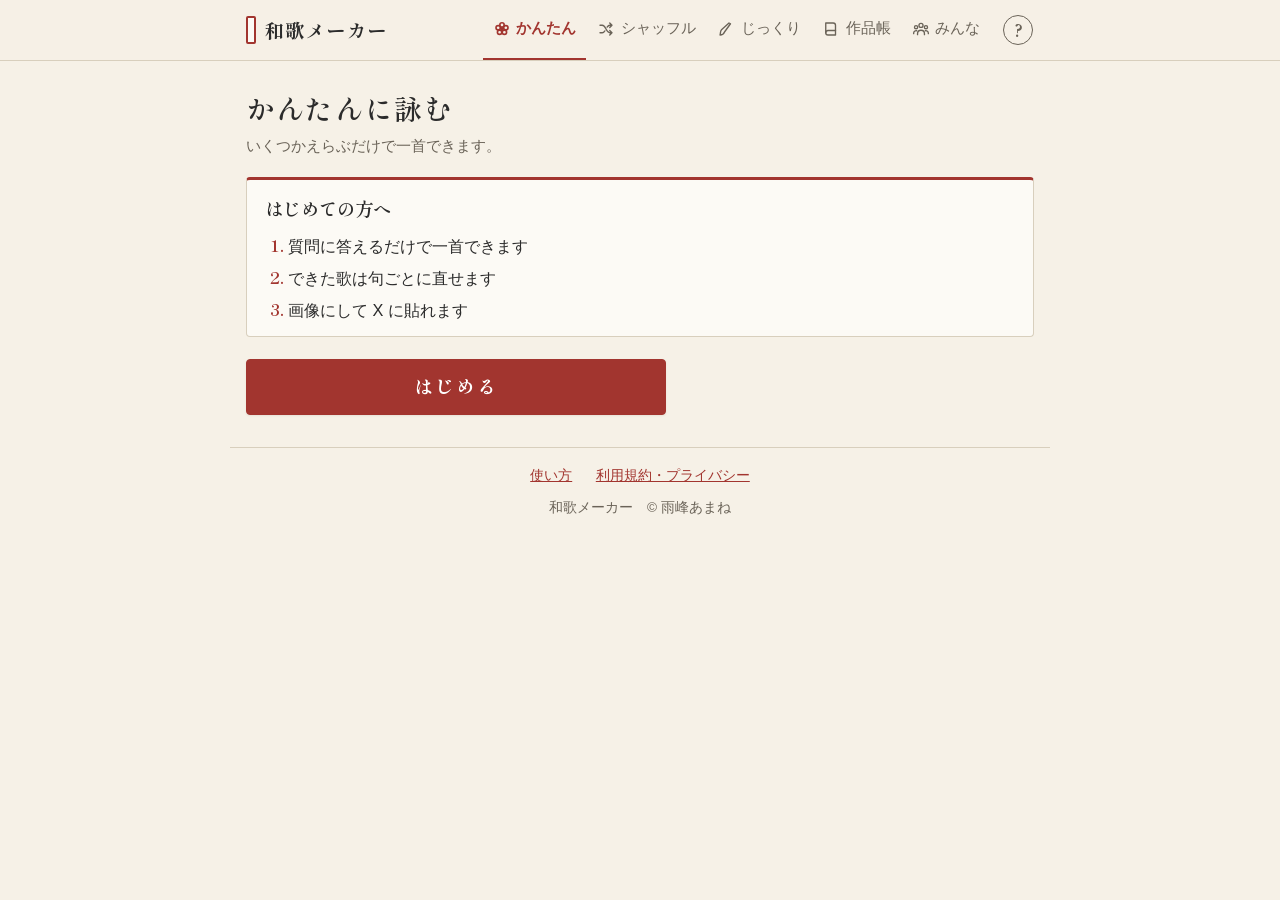
<file: index.html>
<!doctype html>
<html lang="ja">
<head>
<meta charset="utf-8">
<meta name="viewport" content="width=device-width, initial-scale=1, viewport-fit=cover">
<title>和歌メーカー｜えらぶだけで和歌が一首、縦書き画像で共有</title>
<meta name="description" content="質問に答えるだけで和歌（五・七・五・七・七）が一首できる無料サイト。句ごとの言いかえ、音数の自動カウント、短冊・色紙の縦書き画像で X に共有。今日のお題・作品帳つき。">
<meta name="theme-color" content="#f6f1e7">
<link rel="canonical" href="https://amemineamane.github.io/waka-maker/">
<!-- ホーム画面に追加（PWA）。sw.js は js/app.js が http(s) のときだけ登録する -->
<link rel="manifest" href="manifest.webmanifest">
<link rel="apple-touch-icon" href="assets/apple-touch-icon.png">
<meta name="apple-mobile-web-app-title" content="和歌メーカー">
<!-- OGP（SNS は JS を実行しないので data/site.js の値を直書き） -->
<meta property="og:type" content="website">
<meta property="og:site_name" content="和歌メーカー">
<meta property="og:title" content="和歌メーカー — えらぶだけで、和歌が一首">
<meta property="og:description" content="えらぶだけで和歌が一首。音数を数えて、短冊・色紙の縦書き画像にして X で共有できる無料サイト。">
<meta property="og:locale" content="ja_JP">
<meta property="og:url" content="https://amemineamane.github.io/waka-maker/">
<meta property="og:image" content="https://amemineamane.github.io/waka-maker/assets/og.png">
<meta property="og:image:width" content="1200">
<meta property="og:image:height" content="630">
<meta property="og:image:alt" content="和歌メーカー 縦書きの和歌のカード">
<meta name="twitter:image" content="https://amemineamane.github.io/waka-maker/assets/og.png">
<meta name="twitter:card" content="summary_large_image">
<meta name="twitter:site" content="@AmemineAmane">
<meta name="twitter:title" content="和歌メーカー — えらぶだけで、和歌が一首">
<meta name="twitter:description" content="えらぶだけで和歌が一首。音数を数えて、短冊・色紙の縦書き画像にして X で共有できる無料サイト。">
<script type="application/ld+json">
{
  "@context": "https://schema.org",
  "@type": "WebApplication",
  "name": "和歌メーカー",
  "url": "https://amemineamane.github.io/waka-maker/",
  "description": "質問に答えるだけで和歌（五・七・五・七・七）が一首できる無料サイト。句ごとの言いかえ、音数の自動カウント、短冊・色紙の縦書き画像で X に共有。今日のお題・作品帳つき。",
  "inLanguage": "ja",
  "applicationCategory": "EducationalApplication",
  "operatingSystem": "Any（ブラウザ）",
  "browserRequirements": "JavaScript を有効にしたブラウザ",
  "isAccessibleForFree": true,
  "offers": { "@type": "Offer", "price": "0", "priceCurrency": "JPY" },
  "image": "https://amemineamane.github.io/waka-maker/assets/og.png",
  "author": {
    "@type": "Person",
    "name": "雨峰あまね",
    "url": "https://x.com/AmemineAmane",
    "sameAs": ["https://x.com/AmemineAmane", "https://www.youtube.com/@AmemineAmane", "https://amemineamane.booth.pm/"]
  }
}
</script>
<link rel="icon" href="data:image/svg+xml,%3Csvg xmlns='http://www.w3.org/2000/svg' viewBox='0 0 64 64'%3E%3Crect x='19' y='3' width='26' height='58' rx='2' fill='%23d0482f'/%3E%3Ccircle cx='32' cy='10' r='2.6' fill='%23f6f1e7'/%3E%3Cpath d='M32 20v32' stroke='%23f6f1e7' stroke-width='2.4' stroke-linecap='round' opacity='.75'/%3E%3C/svg%3E">
<link rel="preconnect" href="https://fonts.googleapis.com">
<link rel="preconnect" href="https://fonts.gstatic.com" crossorigin>
<link rel="stylesheet" href="https://fonts.googleapis.com/css2?family=Shippori+Mincho:wght@400;600;700&display=swap">
<link rel="stylesheet" href="css/app.css?v=17">
</head>
<body>
<a class="skip" href="#app">本文へ</a>
<header class="site-header">
  <div class="header-inner">
    <a class="brand" href="#/easy"><span class="brand-mark" aria-hidden="true"></span><span data-site-name>和歌メーカー</span></a>
    <nav class="nav" aria-label="メニュー"><div class="nav-tabs" role="tablist" aria-label="作り方・作品帳・みんなの和歌">
      <a class="nav-item" href="#/easy" data-route="easy" role="tab" aria-selected="false" aria-controls="app"><svg class="nav-icon" viewBox="0 0 24 24" aria-hidden="true"><circle cx="12" cy="6.6" r="2.9"/><circle cx="17.1" cy="10.3" r="2.9"/><circle cx="15.2" cy="16.3" r="2.9"/><circle cx="8.8" cy="16.3" r="2.9"/><circle cx="6.9" cy="10.3" r="2.9"/><circle cx="12" cy="12" r="1.2"/></svg><span>かんたん</span></a>
      <a class="nav-item" href="#/mix" data-route="mix" role="tab" aria-selected="false" aria-controls="app"><svg class="nav-icon" viewBox="0 0 24 24" aria-hidden="true"><path d="M4 7h3c5 0 5 10 10 10h3M17 14l3 3-3 3M4 17h3c1.5 0 2.5-1 3.5-2.5M13.5 9.5C14.5 8 15.5 7 17 7h3M17 4l3 3-3 3"/></svg><span>シャッフル</span></a>
      <a class="nav-item" href="#/compose" data-route="compose" role="tab" aria-selected="false" aria-controls="app"><svg class="nav-icon" viewBox="0 0 24 24" aria-hidden="true"><path d="M4 20c3 0 5-1 6-4l8-11-2-1-10 9c-2 2-1 5-2 7z"/></svg><span>じっくり</span></a>
      <a class="nav-item" href="#/gallery" data-route="gallery" role="tab" aria-selected="false" aria-controls="app"><svg class="nav-icon" viewBox="0 0 24 24" aria-hidden="true"><path d="M5 4h10a3 3 0 0 1 3 3v13H8a3 3 0 0 1-3-3z"/><path d="M5 17a3 3 0 0 1 3-3h10"/></svg><span>作品帳</span></a>
      <a class="nav-item" href="#/minna" data-route="minna" role="tab" aria-selected="false" aria-controls="app" hidden><svg class="nav-icon" viewBox="0 0 24 24" aria-hidden="true"><circle cx="12" cy="7.2" r="2.7"/><path d="M7.4 19.5v-1.2a4.6 4.6 0 0 1 9.2 0v1.2"/><circle cx="5.4" cy="9.6" r="2.1"/><path d="M2.2 18.2v-.7a3.3 3.3 0 0 1 4-3.2"/><circle cx="18.6" cy="9.6" r="2.1"/><path d="M21.8 18.2v-.7a3.3 3.3 0 0 0-4-3.2"/></svg><span>みんな</span></a>
    </div></nav>
    <a class="help-btn" href="#/help" data-route="help" aria-label="使い方" title="使い方">?</a>
  </div>
</header>

<main id="app" class="main" tabindex="-1">
  <noscript><p class="notice">このサイトは JavaScript を使います。ブラウザの設定で JavaScript を有効にしてください。</p></noscript>
</main>

<footer class="site-footer">
  <p><a href="#/help">使い方</a>　<a href="#/terms">利用規約・プライバシー</a></p>
  <p class="muted small"><span data-site-name>和歌メーカー</span>　<span id="footer-credit"></span></p>
</footer>

<div id="toast" class="toast" role="status" aria-live="polite"></div>

<!-- データ → 部品 → 画面 → 起動 の順（file:// で動くよう fetch / module は使わない） -->
<script src="data/site.js?v=17"></script>
<script src="data/words.js?v=17"></script>
<script src="data/makura.js?v=17"></script>
<script src="data/parts.js?v=17"></script>
<script src="data/samples.js?v=17"></script>
<script src="data/readings.js?v=17"></script>
<script src="data/easy.js?v=17"></script>
<script src="data/easy-modern.js?v=17"></script>
<script src="js/mora.js?v=17"></script>
<script src="js/reading.js?v=17"></script>
<script src="js/store.js?v=17"></script>
<script src="js/components.js?v=17"></script>
<script src="js/render.js?v=17"></script>
<script src="js/share.js?v=17"></script>
<script src="js/easy-gen.js?v=17"></script>
<script src="js/view-easy.js?v=17"></script>
<script src="js/view-compose.js?v=17"></script>
<script src="js/view-mix.js?v=17"></script>
<script src="js/view-gallery.js?v=17"></script>
<script src="js/view-minna.js?v=17"></script>
<script src="js/view-help.js?v=17"></script>
<script src="js/view-terms.js?v=17"></script>
<script src="js/app.js?v=17"></script>
</body>
</html>
</file>
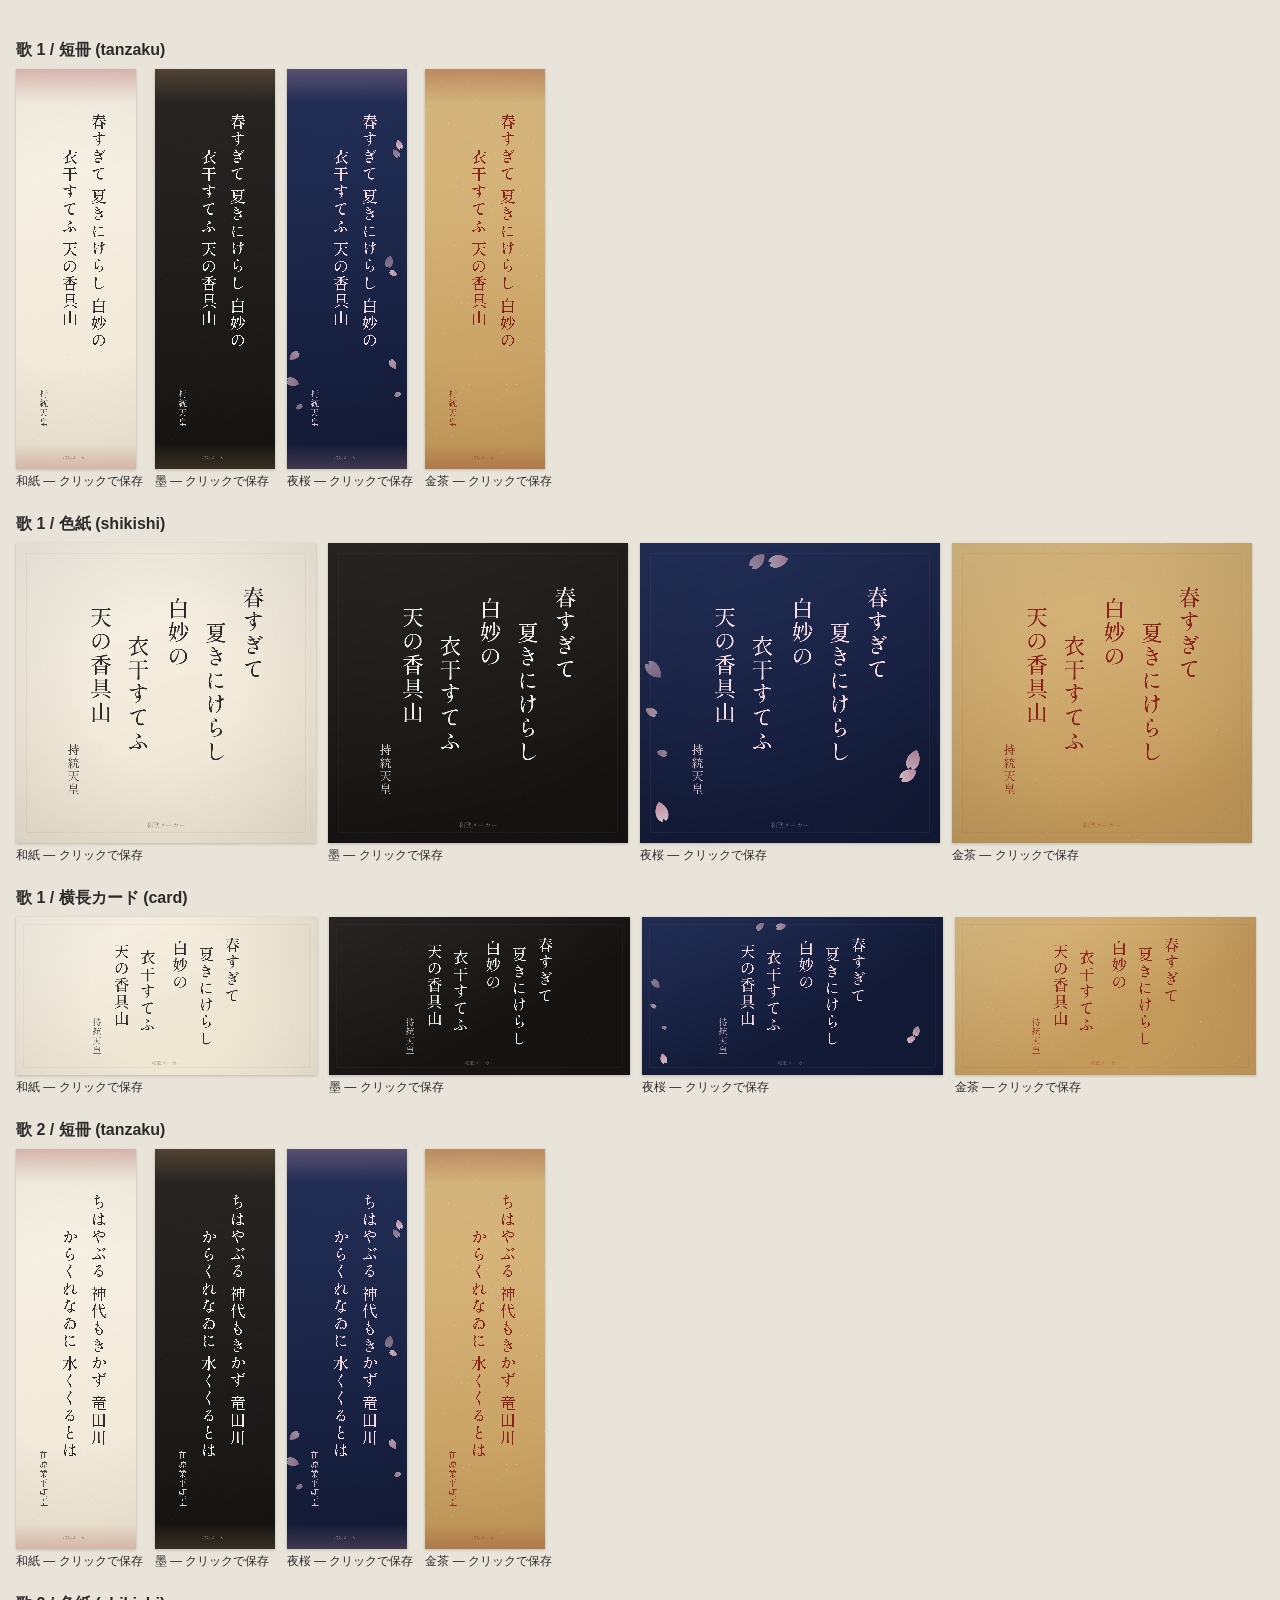
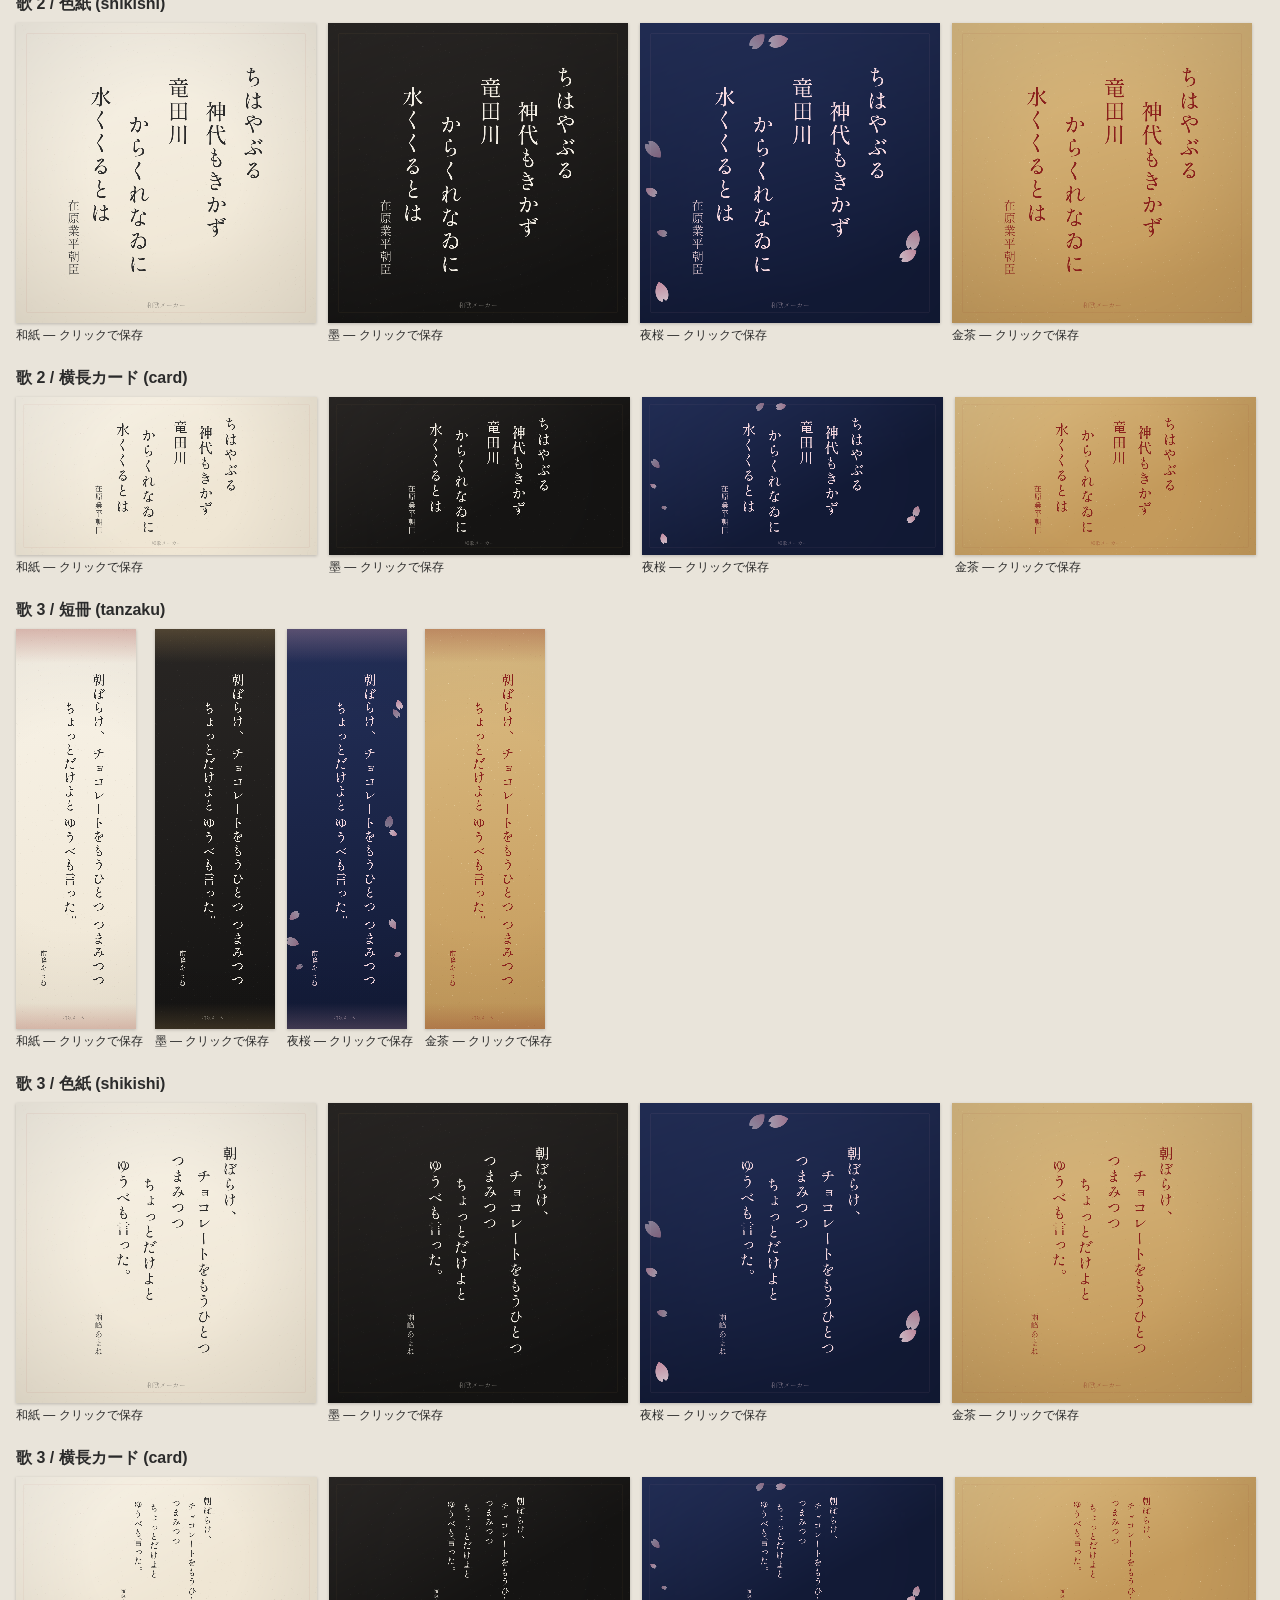
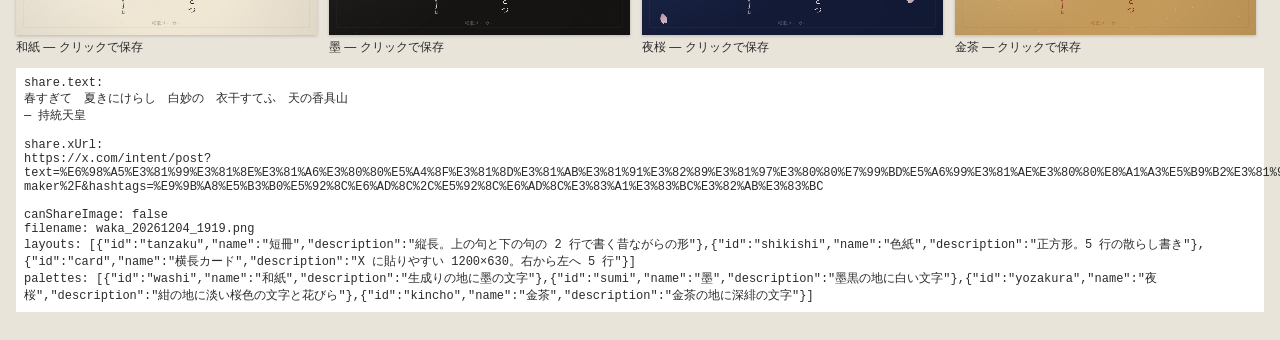
<file: _dev/render-test.html>
<!doctype html>
<html lang="ja">
<head>
<meta charset="utf-8">
<meta name="viewport" content="width=device-width,initial-scale=1">
<title>render.js 単体確認</title>
<!-- render.js / share.js の単体確認ページ (file:// で開ける)。?only=layout,palette,歌番号 で 1 枚だけ原寸表示 -->
<link rel="stylesheet" href="https://fonts.googleapis.com/css2?family=Shippori+Mincho:wght@400;500;600&display=swap">
<style>
  body { margin: 0; padding: 16px; background: #e9e4da; font-family: sans-serif; color: #2b2b2b; }
  h2 { font-size: 16px; margin: 24px 0 8px; }
  .row { display: flex; flex-wrap: wrap; gap: 12px; align-items: flex-start; }
  figure { margin: 0; }
  figcaption { font-size: 12px; margin-top: 4px; }
  canvas { display: block; box-shadow: 0 1px 3px rgba(0,0,0,.2); }
  .tanzaku canvas { height: 400px; }
  .shikishi canvas { height: 300px; }
  .card canvas { height: 158px; }
  pre { background: #fff; padding: 8px; font-size: 12px; white-space: pre-wrap; }
  body.only { padding: 0; background: #000; }
  body.only canvas { height: auto !important; box-shadow: none; }
</style>
</head>
<body>
<div id="out"></div>
<script src="../data/site.js"></script>
<script src="../js/render.js"></script>
<script src="../js/share.js"></script>
<script>
  var SAMPLES = [
    { ku: ['春すぎて', '夏きにけらし', '白妙の', '衣干すてふ', '天の香具山'],
      kana: ['はるすぎて', 'なつきにけらし', 'しろたへの', 'ころもほすてふ', 'あまのかぐやま'], author: '持統天皇' },
    // 字余り (8 音) の古歌
    { ku: ['ちはやぶる', '神代もきかず', '竜田川', 'からくれなゐに', '水くくるとは'],
      kana: ['ちはやぶる', 'かみよもきかず', 'たつたがは', 'からくれなゐに', 'みづくくるとは'], author: '在原業平朝臣' },
    // 長音・小書き仮名・句読点・長い句 (11 文字) の確認用
    { ku: ['朝ぼらけ、', 'チョコレートをもうひとつ', 'つまみつつ', 'ちょっとだけよと', 'ゆうべも言った。'],
      kana: [], author: '雨峰あまね' }
  ];
  var R = WAKA.render;
  var out = document.getElementById('out');
  var q = new URLSearchParams(location.search).get('only');

  if (q) {
    // 1 枚だけ原寸で描く (スクリーンショット用)
    var p = q.split(',');
    document.body.className = 'only';
    var c = document.createElement('canvas');
    out.appendChild(c);
    R.draw(c, SAMPLES[+p[2] || 0], { layout: p[0], palette: p[1] }).then(function () {
      // フォントが読めたかを title に出す (headless 確認用)
      document.title = 'DONE font=' + document.fonts.check('500 16px "Shippori Mincho"', '春');
    });
  } else {
    var jobs = [];
    SAMPLES.forEach(function (poem, si) {
      R.layouts.forEach(function (lay) {
        var h = document.createElement('h2');
        h.textContent = '歌 ' + (si + 1) + ' / ' + lay.name + ' (' + lay.id + ')';
        out.appendChild(h);
        var row = document.createElement('div');
        row.className = 'row ' + lay.id;
        out.appendChild(row);
        R.palettes.forEach(function (pal) {
          var fig = document.createElement('figure');
          var c = document.createElement('canvas');
          var cap = document.createElement('figcaption');
          cap.textContent = pal.name + ' — クリックで保存';
          c.onclick = function () { R.download(c); };
          fig.appendChild(c); fig.appendChild(cap); row.appendChild(fig);
          jobs.push(R.draw(c, poem, { layout: lay.id, palette: pal.id }));
        });
      });
    });
    // share.js の出力確認
    var pre = document.createElement('pre');
    pre.textContent = 'share.text:\n' + WAKA.share.text(SAMPLES[0]) +
      '\n\nshare.xUrl:\n' + WAKA.share.xUrl(SAMPLES[0]) +
      '\n\ncanShareImage: ' + WAKA.share.canShareImage() +
      '\nfilename: ' + R.filename() +
      '\nlayouts: ' + JSON.stringify(R.layouts) + '\npalettes: ' + JSON.stringify(R.palettes);
    out.appendChild(pre);
    Promise.all(jobs).then(function () { document.title = 'DONE'; });
  }
</script>
</body>
</html>
</file>
<file: css/app.css>
/* =====================================================================
 * css/app.css — 和歌メイカーの見た目
 * ---------------------------------------------------------------------
 * 生成りの地・墨の文字・アクセントは深緋 1 色（DESIGN.md 5 章）。
 * スマホ幅 360px が基準。720px 以上でタブを上に、入力欄を横並びにする。
 * 角丸は 4px まで、影は薄く 1 段。
 * ===================================================================== */
:root {
  --paper: #f6f1e7;
  --paper-2: #fcfaf5;
  --paper-3: #ece5d6;
  --ink: #2b2b2b;
  --ink-2: #6a6358;
  --line: #d8cfbd;
  --accent: #a2352f;
  --accent-soft: #f3e3df;
  --warn: #8a6410;
  --warn-bg: #f5e6b8;
  --bad: #a2352f;
  --radius: 4px;
  --shadow: 0 1px 2px rgba(60, 45, 20, .08);
  --gothic: "Yu Gothic", YuGothic, "Hiragino Sans", "Hiragino Kaku Gothic ProN", "Noto Sans JP", Meiryo, sans-serif;
  --mincho: "Shippori Mincho", "Zen Old Mincho", "Yu Mincho", YuMincho, "Hiragino Mincho ProN", "Noto Serif JP", serif;
  --nav-h: 60px;
  --cta-h: 72px;   /* 主ボタンの帯（56px のボタン＋上下 8px） */
}

*, *::before, *::after { box-sizing: border-box; }
html { -webkit-text-size-adjust: 100%; }
body {
  margin: 0;
  background: var(--paper);
  color: var(--ink);
  font-family: var(--gothic);
  font-weight: 500;
  font-size: 16px;
  line-height: 1.7;
  overflow-x: hidden;
  padding-bottom: calc(var(--nav-h) + env(safe-area-inset-bottom));
}
body.modal-open { overflow: hidden; }
a { color: var(--accent); }
h1, h2, h3 { font-family: var(--mincho); font-weight: 600; line-height: 1.4; margin: 0; }
p { margin: 0 0 .6em; }
button, input { font: inherit; color: inherit; }
:focus-visible { outline: 2px solid var(--accent); outline-offset: 2px; }

.muted { color: var(--ink-2); }
.small { font-size: .85rem; }
.center { text-align: center; }
.pad { padding: .8rem; }
.visually-hidden { position: absolute !important; width: 1px; height: 1px; overflow: hidden; clip: rect(0 0 0 0); white-space: nowrap; }
.skip { position: absolute; left: -999px; top: 0; background: var(--paper-2); padding: .5rem; z-index: 50; }
.skip:focus { left: .5rem; }

/* ---------- ヘッダー・タブ ---------- */
.site-header {
  position: sticky; top: 0; z-index: 20;
  background: rgba(246, 241, 231, .96);
  border-bottom: 1px solid var(--line);
}
.header-inner { max-width: 820px; margin: 0 auto; padding: 0 16px; height: 52px; display: flex; align-items: center; justify-content: space-between; }
.brand { display: flex; align-items: center; gap: .55rem; color: var(--ink); text-decoration: none; font-family: var(--mincho); font-weight: 700; font-size: 1.2rem; letter-spacing: .08em; }
.brand-mark { width: 10px; height: 28px; border: 2px solid var(--accent); border-radius: 2px; background: var(--paper-2); }

/* スマホ：下タブ */
.nav {
  position: fixed; left: 0; right: 0; bottom: 0; z-index: 20;
  display: grid; grid-template-columns: repeat(4, 1fr);
  height: calc(var(--nav-h) + env(safe-area-inset-bottom));
  padding-bottom: env(safe-area-inset-bottom);
  background: var(--paper-2);
  border-top: 1px solid var(--line);
}
.nav-item {
  display: flex; flex-direction: column; align-items: center; justify-content: center; gap: 2px;
  color: var(--ink-2); text-decoration: none; font-size: .72rem; min-height: 44px;
}
.nav-icon { width: 22px; height: 22px; fill: none; stroke: currentColor; stroke-width: 1.8; stroke-linecap: round; stroke-linejoin: round; }
.nav-item[aria-current="page"] { color: var(--accent); font-weight: 700; }
.nav-item[aria-current="page"] .nav-icon { stroke-width: 2.2; }
.help-btn {
  flex: none; display: inline-flex; align-items: center; justify-content: center;
  width: 44px; height: 44px; margin-right: -6px; border-radius: 50%; position: relative;
  color: var(--ink-2); text-decoration: none; font-family: var(--mincho); font-weight: 700; font-size: 1.15rem;
}
.help-btn::before { content: ""; position: absolute; inset: 7px; border: 1.5px solid currentColor; border-radius: 50%; }
.help-btn:hover, .help-btn[aria-current="page"] { color: var(--accent); }

/* ---------- 本体 ---------- */
.main { max-width: 820px; margin: 0 auto; padding: 16px 16px 32px; outline: none; }
.view-head { margin: 4px 0 18px; }
.view-title { font-size: 1.5rem; letter-spacing: .06em; }
.lead { color: var(--ink-2); margin-top: .3rem; font-size: .95rem; }
.notice { background: var(--paper-2); border: 1px solid var(--line); padding: 1rem; border-radius: var(--radius); }
.notice.error { border-color: var(--accent); }
.banner {
  display: flex; flex-wrap: wrap; gap: .3rem .8rem; align-items: center;
  background: var(--accent-soft); border-left: 3px solid var(--accent);
  padding: .6rem .8rem; margin-bottom: 14px; font-size: .9rem; border-radius: var(--radius);
}

/* ---------- ボタン ---------- */
.btn {
  display: inline-flex; align-items: center; justify-content: center; gap: .4rem;
  min-height: 44px; padding: .45rem 1rem;
  background: var(--paper-2); color: var(--ink);
  border: 1px solid var(--line); border-radius: var(--radius);
  box-shadow: var(--shadow); cursor: pointer; text-decoration: none; text-align: center;
  line-height: 1.35; transition: background .15s, border-color .15s;
}
.btn:hover { border-color: var(--ink-2); }
.btn:active { transform: translateY(1px); }
.btn[disabled], .btn.is-disabled { opacity: .45; cursor: not-allowed; }
.btn-primary { background: var(--accent); border-color: var(--accent); color: #fff; }
.btn-primary:hover { background: #8e2c27; border-color: #8e2c27; }
.btn-ghost { background: transparent; box-shadow: none; }
.btn-danger { color: var(--accent); }
.btn.armed { background: var(--accent-soft); border-color: var(--accent); color: var(--accent); font-weight: 700; }
.btn-big { width: 100%; min-height: 54px; font-family: var(--mincho); font-size: 1.2rem; font-weight: 700; letter-spacing: .1em; }
.btn-small { min-height: 36px; padding: .25rem .8rem; font-size: .88rem; }
.btn-row { display: flex; flex-wrap: wrap; gap: 8px; }
.btn-row > .btn { flex: 1 1 auto; }
.btn-icon {
  display: inline-flex; align-items: center; justify-content: center;
  width: 44px; height: 44px; padding: 0;
  background: transparent; border: 1px solid transparent; border-radius: var(--radius);
  color: var(--ink); cursor: pointer;
}
.btn-icon:hover { background: var(--paper-3); }
.btn-icon[aria-pressed="true"] { color: var(--accent); background: var(--accent-soft); border-color: var(--accent); }
.icon { display: inline-flex; }
.link-btn { background: none; border: 0; padding: .3rem 0; color: var(--accent); text-decoration: underline; cursor: pointer; min-height: 44px; }

/* ---------- 音数メーター ---------- */
.meter { display: inline-flex; align-items: center; gap: .5rem; font-size: .82rem; white-space: nowrap; }
.dots { display: inline-flex; gap: 3px; align-items: center; }
.dots i { display: block; width: 10px; height: 10px; border: 1.5px solid var(--ink-2); border-radius: 50%; }
.dots i.on { background: var(--ink); border-color: var(--ink); }
.dots i.extra { background: var(--warn); border-color: var(--warn); }
.dots i.extra:first-of-type, .dots i:not(.extra) + i.extra { margin-left: 5px; }
.meter.bad .dots i.extra { background: var(--bad); border-color: var(--bad); }
.meter-label { display: inline-flex; gap: .4rem; align-items: baseline; }
.meter-count { color: var(--ink-2); font-variant-numeric: tabular-nums; }
.meter.idle .meter-label { color: var(--ink-2); }
.meter.ok .meter-label { font-weight: 700; }
.meter.warn .meter-label { color: var(--warn); background: var(--warn-bg); padding: 0 .35rem; border-radius: 3px; font-weight: 700; }
.meter.bad .meter-label { color: var(--bad); font-weight: 700; }
.meter.bad .dots i.on:not(.extra) { border-color: var(--bad); }
.meter.unknown .meter-label { color: var(--ink-2); font-weight: 700; }

/* ---------- 手作りモード ---------- */
.ku-group { margin-bottom: 14px; }
.ku-group-title { font-size: .9rem; color: var(--ink-2); letter-spacing: .2em; margin: 0 0 6px 2px; }
.ku-row {
  background: var(--paper-2); border: 1px solid var(--line); border-left: 3px solid var(--line);
  border-radius: var(--radius); padding: 8px 10px 10px; margin-bottom: 8px;
}
.ku-row.active { border-left-color: var(--accent); }
.ku-head { display: flex; align-items: center; justify-content: space-between; gap: .5rem; min-height: 26px; flex-wrap: wrap; }
.ku-no { font-family: var(--mincho); font-weight: 700; font-size: 1.1rem; }
.ku-fields { display: grid; gap: 6px; margin-top: 4px; }
.ku-text, .ku-kana, .author-input, .kotoba-search {
  width: 100%; min-height: 44px; padding: .4rem .6rem;
  background: #fff; border: 1px solid var(--line); border-radius: var(--radius);
}
.ku-text { font-family: var(--mincho); font-size: 1.3rem; font-weight: 600; letter-spacing: .05em; }
.ku-text::placeholder, .ku-kana::placeholder { color: #b9b1a2; font-weight: 400; }
.ku-text:focus, .ku-kana:focus, .author-input:focus, .kotoba-search:focus { outline: none; border-color: var(--accent); }
.ku-reading { display: flex; align-items: center; gap: .5rem; }
.ku-reading-label { font-size: .8rem; color: var(--ink-2); flex: none; }
.ku-kana { font-size: .95rem; min-height: 40px; }
.ku-note { margin: 4px 0 0; font-size: .8rem; color: var(--accent); }
.ku-note:empty { display: none; }

.author-row { display: flex; align-items: center; gap: .6rem; margin: 6px 0 16px; }
.author-label { font-family: var(--mincho); font-weight: 700; flex: none; }
.compose-actions { display: grid; gap: 8px; margin-bottom: 18px; }

/* 歌ことばパネル */
.panel { background: var(--paper-2); border: 1px solid var(--line); border-radius: var(--radius); margin-top: 8px; }
.panel-summary { list-style: none; cursor: pointer; padding: .75rem 1rem; display: flex; flex-wrap: wrap; align-items: baseline; gap: .2rem .8rem; min-height: 44px; }
.panel-summary::-webkit-details-marker { display: none; }
.panel-summary > span:first-child { font-family: var(--mincho); font-weight: 700; font-size: 1.05rem; }
.panel-summary > span:first-child::before { content: "＋"; color: var(--accent); margin-right: .4rem; }
details[open] > .panel-summary > span:first-child::before { content: "－"; }
.panel-body { padding: 0 1rem 1rem; }
.panel-title { font-size: 1.05rem; margin-bottom: .3rem; }
.io-panel { padding: 1rem; margin-top: 24px; }
.tabs { display: flex; flex-wrap: wrap; gap: 4px; margin-bottom: 8px; }
.tab {
  min-height: 40px; min-width: 44px; padding: .25rem .7rem;
  background: transparent; border: 1px solid var(--line); border-radius: var(--radius); cursor: pointer;
}
.tab[aria-selected="true"], .tab[aria-checked="true"] { background: var(--ink); border-color: var(--ink); color: var(--paper); }
.kotoba-search { margin-bottom: 4px; }
.kotoba-list { display: grid; gap: 6px; max-height: 55vh; overflow-y: auto; padding: 2px; }
.kotoba-item {
  display: grid; gap: 1px; text-align: left; padding: .5rem .7rem; min-height: 44px;
  background: #fff; border: 1px solid var(--line); border-radius: var(--radius); cursor: pointer;
  /* 一覧の外（スクロールで隠れている分）は配置・文字組みを後回しにする（検索のたびの重さ対策） */
  content-visibility: auto; contain-intrinsic-size: auto 76px;
}
.kotoba-item:hover { border-color: var(--accent); }
.k-head { display: flex; flex-wrap: wrap; align-items: baseline; gap: .5rem; }
.kw { font-family: var(--mincho); font-weight: 700; font-size: 1.1rem; }
.kl { color: var(--accent); font-size: .9rem; }
.tag { font-size: .7rem; border: 1px solid var(--line); padding: 0 .35rem; border-radius: 3px; color: var(--ink-2); }
.k-kana { font-size: .8rem; color: var(--ink-2); }
.k-mean { font-size: .85rem; }
.k-mean:empty { display: none; }

/* お手本 */
.sample-poem { font-family: var(--mincho); margin: .2rem 0 .8rem; }
.sample-ku { display: flex; flex-wrap: wrap; align-items: baseline; gap: .2rem .8rem; margin: 0 0 .25rem; }
.sample-ku:nth-child(2), .sample-ku:nth-child(4) { padding-left: 1em; }
.sk { font-size: 1.3rem; font-weight: 600; }
.sr { font-size: .8rem; color: var(--ink-2); font-family: var(--gothic); }
.sample-author { text-align: right; font-family: var(--mincho); }
.sample-mean { font-size: .9rem; background: var(--paper); padding: .6rem .8rem; border-radius: var(--radius); }

/* ---------- 組み合わせモード ---------- */
.theme-tabs { margin-bottom: 12px; }
.theme-tabs .tab { flex: 1 0 auto; padding: .25rem .45rem; min-width: 40px; }
.slots { display: grid; gap: 8px; margin-bottom: 16px; }
.slot { background: var(--paper-2); border: 1px solid var(--line); border-radius: var(--radius); padding: 4px 6px 8px; }
.slot.locked { border-color: var(--accent); background: #fdf6f3; }
.slot-head { display: flex; align-items: center; gap: .5rem; padding: 0 0 2px 4px; }
.slot-head .meter { flex: 1; justify-content: flex-end; }
.slot-body { display: grid; grid-template-columns: 44px minmax(0, 1fr) 44px; align-items: center; gap: 4px; }
.slot-main {
  display: grid; justify-items: center; gap: 0; min-height: 60px; padding: .3rem .4rem;
  background: #fff; border: 1px solid var(--line); border-radius: var(--radius); cursor: pointer;
}
.slot-main:hover { border-color: var(--accent); }
.slot-text { font-family: var(--mincho); font-weight: 700; font-size: 1.3rem; letter-spacing: .06em; line-height: 1.4; word-break: keep-all; overflow-wrap: anywhere; }
.slot-kana { font-size: .78rem; color: var(--ink-2); }
.slot-tools { display: flex; gap: 2px; flex: none; }
.slot-tools .btn-icon { width: 40px; height: 40px; }
.mix-actions { display: grid; gap: 8px; }
.choice-list { display: grid; gap: 6px; }
.choice { display: grid; text-align: left; padding: .5rem .8rem; min-height: 44px; background: #fff; border: 1px solid var(--line); border-radius: var(--radius); cursor: pointer;
  content-visibility: auto; contain-intrinsic-size: auto 64px; /* 見えていない候補の配置は後回し（一覧を開く重さ対策） */ }
.choice.current { border-color: var(--accent); border-left-width: 3px; }

/* ---------- かんたんモード ---------- */
/* ほかの作り方（入り口のリンク） */
.other-entries { display: flex; flex-wrap: wrap; align-items: center; gap: 0 .4rem; margin: -10px 0 8px; font-size: .88rem; color: var(--ink-2); }
.other-entries .link-btn { padding: 0 .2rem; font-size: .92rem; }
.other-entries .sep { color: var(--line); }

/* はじめての案内 */
.intro-card { background: var(--paper-2); border: 1px solid var(--line); border-top: 3px solid var(--accent); border-radius: var(--radius); padding: 16px 18px 10px; margin-bottom: 8px; }
.intro-title { font-size: 1.15rem; margin-bottom: 8px; }
.intro-list { margin: 0; padding-left: 1.4em; font-size: 1.02rem; line-height: 1.9; }
.intro-list li::marker { color: var(--accent); font-family: var(--mincho); font-weight: 700; }

/* ステップ（1 画面 1 問） */
.stepper { margin-bottom: 16px; }
.stepper-top { display: flex; align-items: center; justify-content: space-between; min-height: 44px; }
.step-back { font-size: .95rem; }
.step-count { margin: 0; font-size: .85rem; color: var(--ink-2); font-variant-numeric: tabular-nums; letter-spacing: .1em; }
.step-list { list-style: none; margin: 0; padding: 0; display: grid; grid-template-columns: repeat(4, minmax(0, 1fr)); gap: 4px; }
.step-btn {
  display: grid; grid-template-columns: auto minmax(0, 1fr); align-items: baseline; gap: 0 .3rem;
  width: 100%; min-height: 48px; padding: .3rem .35rem; text-align: left; cursor: pointer;
  background: transparent; border: 0; border-bottom: 3px solid var(--line); border-radius: 0;
}
.step-no { grid-row: 1 / 3; font-family: var(--mincho); font-weight: 700; color: var(--ink-2); font-size: 1rem; }
.step-name { font-size: .72rem; color: var(--ink-2); line-height: 1.2; }
.step-val { font-family: var(--mincho); font-weight: 700; font-size: .95rem; line-height: 1.3; overflow: hidden; text-overflow: ellipsis; white-space: nowrap; }
.step-btn.done { border-bottom-color: var(--ink-2); }
.step-btn[aria-current="step"] { border-bottom-color: var(--accent); }
.step-btn[aria-current="step"] .step-no, .step-btn[aria-current="step"] .step-name { color: var(--accent); }

/* 題材：検索とグループ */
.subj-search {
  width: 100%; min-height: 44px; padding: .4rem .7rem; margin-bottom: 10px; font-size: 1rem;
  background: #fff; border: 1px solid var(--line); border-radius: var(--radius);
}
.subj-search:focus { outline: none; border-color: var(--accent); }
.subj-box { display: grid; gap: 6px; }
.subj-count, .subj-none { margin: 0 0 2px; }
.grp { border: 1px solid var(--line); border-radius: var(--radius); background: var(--paper-2); }
.grp.in-season { border-color: #c9a79f; }
.grp-head {
  display: flex; align-items: center; gap: .5rem; width: 100%; min-height: 48px; padding: .35rem .75rem;
  background: none; border: 0; cursor: pointer; text-align: left;
}
.grp-mark { color: var(--accent); font-weight: 700; width: 1em; flex: none; }
.grp-name { font-family: var(--mincho); font-weight: 700; font-size: 1.05rem; }
.grp-badge { font-size: .72rem; color: var(--accent); border: 1px solid var(--accent); border-radius: 3px; padding: 0 .35em; line-height: 1.5; }
.grp-count { margin-left: auto; font-size: .78rem; color: var(--ink-2); }
.grp-chips { padding: 0 .6rem .7rem; }
.questions { display: grid; gap: 22px; margin-bottom: 20px; }
.q-title { font-size: 1.12rem; margin: 0 0 10px; display: flex; flex-wrap: wrap; align-items: baseline; gap: .2rem .5rem; }
.q-no { color: var(--accent); font-size: .95rem; letter-spacing: .05em; }
.q-sub { font-family: var(--gothic); font-weight: 500; font-size: .8rem; color: var(--ink-2); }
.q-hint { font-size: .82rem; color: var(--ink-2); margin: 6px 0 0; }
.q-note { margin: -4px 0 8px; font-size: .8rem; color: var(--ink-2); line-height: 1.6; }
.chip-season, .chip[data-season]::after {
  font-family: var(--gothic); font-weight: 500; font-size: .68rem; line-height: 1.4; color: var(--accent);
  border: 1px solid var(--accent); border-radius: 3px; padding: 0 .3em; margin-left: .1em; align-self: center;
}
.chip[data-season]::after { content: attr(data-season); }
.chip[aria-pressed="true"]::after { color: var(--paper); border-color: var(--paper); }
.chip-season-inline { display: inline-block; vertical-align: middle; margin: 0 .2em 0 0; }
.q-grid { display: grid; gap: 8px; }
.season-grid { grid-template-columns: repeat(4, 1fr); }
.q-btn {
  min-height: 56px; padding: .3rem .4rem; background: var(--paper-2); border: 1px solid var(--line); border-radius: var(--radius);
  box-shadow: var(--shadow); cursor: pointer; font-family: var(--mincho); font-weight: 700; font-size: 1.3rem;
}
.q-btn.wide { grid-column: 1 / -1; font-size: 1rem; font-family: var(--gothic); font-weight: 500; }
.q-btn:hover, .chip:hover, .mood-btn:hover { border-color: var(--ink-2); }
.q-btn[aria-pressed="true"], .chip[aria-pressed="true"], .mood-btn[aria-pressed="true"] {
  background: var(--ink); border-color: var(--ink); color: var(--paper);
}
.chips { display: flex; flex-wrap: wrap; gap: 6px; }
.chip {
  min-height: 44px; padding: .3rem .85rem; background: #fff; border: 1px solid var(--line); border-radius: var(--radius);
  cursor: pointer; font-family: var(--mincho); font-weight: 600; font-size: 1.05rem; line-height: 1.3;
  display: inline-flex; align-items: center; gap: .4rem;
}
.chip.in-season { border-color: #c9a79f; background: #fdf8f6; }
.chip.in-season[aria-pressed="true"] { background: var(--ink); border-color: var(--ink); }
.chip-kana { font-family: var(--gothic); font-weight: 500; font-size: .72rem; color: var(--ink-2); }
.chip[aria-pressed="true"] .chip-kana { color: #d9d2c4; }
.more-btn { margin-top: 2px; }
.mood-grid { display: grid; grid-template-columns: repeat(2, minmax(0, 1fr)); gap: 8px; }
.mood-any { border-style: dashed; }
.mood-btn {
  display: grid; gap: 1px; align-content: center; text-align: left; min-height: 56px; padding: .4rem .7rem;
  background: #fff; border: 1px solid var(--line); border-radius: var(--radius); cursor: pointer;
}
.mood-label { font-family: var(--mincho); font-weight: 700; font-size: 1.08rem; line-height: 1.3; }
.mood-hint { font-size: .74rem; color: var(--ink-2); line-height: 1.35; }
.mood-btn[aria-pressed="true"] .mood-hint { color: #d9d2c4; }
.make-area { margin: 4px 0 8px; }

.stage-nav { display: flex; flex-wrap: wrap; align-items: center; gap: 0 1rem; margin: -6px 0 10px; }
.stage-nav .link-btn.armed { font-weight: 700; }
.cond-line { margin: 0; font-size: .85rem; color: var(--ink-2); }

/* CSS 縦書きの一首（散らし書き風に 2・4 句目を少し下げる） */
.tate-poem {
  writing-mode: vertical-rl; font-family: var(--mincho); font-weight: 600; letter-spacing: .12em;
  margin: 0 auto; line-height: 1.55;
}
.tate-line { margin: 0; }
.tate-line.l2, .tate-line.l4 { padding-top: 1.2em; }
.tate-line.l3 { margin-left: .5em; }

/* 候補：スマホは横スワイプのカルーセル（CSS scroll-snap）。PC は 3 枚横並び */
.cand-list {
  display: flex; gap: 12px; margin: 0 -16px; padding: 2px 16px 4px;
  overflow-x: auto; overscroll-behavior-x: contain; scroll-snap-type: x mandatory; scroll-padding: 0 16px;
  scrollbar-width: none; -webkit-overflow-scrolling: touch;
}
.cand-list::-webkit-scrollbar { display: none; }
.cand-list:focus-visible { outline-offset: -2px; }
.cand {
  flex: 0 0 100%; min-width: 0; scroll-snap-align: start; scroll-snap-stop: always;
  display: grid; justify-items: center; align-content: start; gap: 8px; padding: 10px 12px 12px;
  background: var(--paper-2); border: 1px solid var(--line); border-radius: var(--radius); box-shadow: var(--shadow);
}
.cand-dots { display: flex; justify-content: center; gap: 0; margin: 2px 0 0; }
.cand-dot { width: 44px; height: 44px; padding: 0; background: none; border: 0; cursor: pointer; display: grid; place-items: center; }
.cand-dot i { display: block; width: 9px; height: 9px; border-radius: 50%; border: 1.5px solid var(--ink-2); }
.cand-dot[aria-current="true"] i { background: var(--accent); border-color: var(--accent); }
.swipe-hint { text-align: center; font-size: .78rem; color: var(--ink-2); margin: -6px 0 12px; }
.cand-pick { display: none; }
.cand-actions { display: grid; grid-template-columns: 1fr 1fr; gap: 8px; }
.cand-no { margin: 0; justify-self: start; font-size: .8rem; color: var(--ink-2); }
.cand-poem { font-size: 1.22rem; height: 9.8em; max-width: 100%; }
.cand-meta { margin: 0; font-size: .8rem; color: var(--ink-2); }
.btn-again { font-family: var(--gothic); font-weight: 500; }

.finish-grid { display: grid; gap: 14px; }
.finish-mini {
  display: flex; justify-content: center; padding: 14px 10px;
  background: var(--paper-2); border: 1px solid var(--line); border-radius: var(--radius);
}
.mini-poem { font-size: 1.12rem; height: 9.8em; max-width: 100%; }
.line-list { display: grid; gap: 8px; margin-bottom: 14px; }
.line-card { background: var(--paper-2); border: 1px solid var(--line); border-left: 3px solid var(--line); border-radius: var(--radius); }
.line-card.open { border-left-color: var(--accent); }
.line-head {
  display: grid; grid-template-columns: auto minmax(0, 1fr); align-items: center; gap: 2px .6rem;
  width: 100%; min-height: 56px; padding: 8px 10px; background: none; border: 0; text-align: left; cursor: pointer;
}
.line-body { display: grid; min-width: 0; }
.line-text { font-family: var(--mincho); font-weight: 700; font-size: 1.25rem; letter-spacing: .05em; line-height: 1.4; overflow-wrap: anywhere; }
.line-kana { font-size: .78rem; color: var(--ink-2); overflow-wrap: anywhere; }
.line-side { grid-column: 1 / -1; display: flex; align-items: center; justify-content: space-between; gap: .5rem; }
.line-edit { font-size: .8rem; color: var(--accent); text-decoration: underline; }
.line-panel { padding: 0 10px 12px; }
.line-tabs { display: flex; gap: 4px; margin-bottom: 8px; border-bottom: 1px solid var(--line); }
.line-tab {
  min-height: 44px; padding: .2rem .8rem; background: none; border: 0; border-bottom: 2px solid transparent;
  margin-bottom: -1px; cursor: pointer; color: var(--ink-2);
}
.line-tab[aria-selected="true"] { color: var(--ink); border-bottom-color: var(--accent); font-weight: 700; }
.alt-list { display: grid; grid-template-columns: 1fr 1fr; gap: 6px; margin-bottom: 8px; }
.alt-chip {
  display: grid; gap: 0; text-align: left; min-height: 52px; padding: .35rem .6rem;
  background: #fff; border: 1px solid var(--line); border-radius: var(--radius); cursor: pointer;
}
.alt-chip:hover { border-color: var(--accent); }
.alt-chip[aria-pressed="true"] { border-color: var(--accent); background: var(--accent-soft); }
.alt-text { font-family: var(--mincho); font-weight: 700; font-size: 1.05rem; line-height: 1.35; overflow-wrap: anywhere; }
.alt-kana { font-size: .72rem; color: var(--ink-2); overflow-wrap: anywhere; }
.alt-m { font-size: .74rem; color: var(--ink); line-height: 1.4; margin-top: 2px; padding-top: 2px; border-top: 1px dotted var(--line); overflow-wrap: anywhere; }
.alt-chip[aria-pressed="true"] .alt-m { border-top-color: #d9b7b1; }
.own-row { margin: 0; border-left-width: 1px; background: #fffdf9; }
.easy-actions { display: grid; gap: 8px; margin-bottom: 8px; }
.line-card { scroll-margin-bottom: calc(var(--cta-h) + 12px); }

/* 主ボタンの帯：スマホでは下タブの直上に sticky（コンテンツ末尾にこの帯の高さぶんの場所が残る） */
.cta-bar {
  position: sticky; bottom: calc(var(--nav-h) + env(safe-area-inset-bottom)); z-index: 15;
  margin: 18px -16px -32px; padding: 8px 16px;
  background: rgba(246, 241, 231, .97); border-top: 1px solid var(--line);
}
.cta-bar .cta-main { min-height: 56px; }
.fix-cond { margin-top: 8px; }

/* 穴埋め */
.tpl-list { display: grid; gap: 8px; margin-top: 10px; }
.tpl-card {
  display: grid; gap: 2px; text-align: left; padding: .7rem .9rem; min-height: 56px;
  background: var(--paper-2); border: 1px solid var(--line); border-radius: var(--radius); box-shadow: var(--shadow); cursor: pointer;
}
.tpl-card:hover { border-color: var(--accent); }
.tpl-label { font-family: var(--mincho); font-weight: 700; font-size: 1.05rem; }
.tpl-sample { font-family: var(--mincho); font-size: .92rem; color: var(--ink-2); line-height: 1.6; overflow-wrap: anywhere; }
.fill-rows { display: grid; gap: 8px; margin: 10px 0 16px; }
.fill-row { background: var(--paper-2); border: 1px solid var(--line); border-left: 3px solid var(--line); border-radius: var(--radius); }
.fill-row.fixed { background: transparent; border-style: dashed; border-left-style: solid; }
.fill-row.open { border-left-color: var(--accent); }
.fill-head {
  display: grid; grid-template-columns: auto minmax(0, 1fr); align-items: center; gap: 2px .6rem;
  width: 100%; min-height: 56px; padding: 8px 10px; background: none; border: 0; text-align: left;
}
button.fill-head { cursor: pointer; }
.fill-head .meter { grid-column: 2; }
.fill-text { font-family: var(--mincho); font-weight: 700; font-size: 1.22rem; letter-spacing: .04em; line-height: 1.5; overflow-wrap: anywhere; }
.blank {
  display: inline-block; min-width: 2.5em; padding: 0 .3em; margin: 0 .1em;
  border-bottom: 2px solid var(--accent); color: var(--accent); letter-spacing: .1em; font-weight: 600;
}
.blank.filled { color: var(--ink); background: var(--accent-soft); }
.blank-panel { padding: 0 10px 12px; }
.blank-title { font-size: .85rem; font-weight: 700; margin: 4px 0 6px; }
.blank-chips { max-height: 260px; overflow-y: auto; padding: 2px; margin-bottom: 10px; }
.word-tabs .tab { flex: 1 0 auto; min-width: 40px; padding: .2rem .4rem; }

/* 現代語で一言 */
.free-row { display: grid; grid-template-columns: minmax(0, 1fr); gap: 8px; }
.free-input {
  width: 100%; min-height: 52px; padding: .4rem .7rem; font-size: 1.05rem;
  background: #fff; border: 1px solid var(--line); border-radius: var(--radius);
}
.free-input:focus { outline: none; border-color: var(--accent); }
.free-go { min-height: 52px; }
.free-hit { margin: 18px 0 16px; padding: .7rem .9rem; background: var(--accent-soft); border-left: 3px solid var(--accent); border-radius: var(--radius); }
.free-q { margin: 0; font-family: var(--mincho); font-weight: 700; font-size: 1.08rem; }
.free-hit .q-hint { margin-top: 2px; }
.free-make { width: 100%; margin-top: 10px; }

/* ---------- 作品帳 ---------- */
.g-list { display: grid; gap: 8px; }
.g-card {
  display: grid; gap: .3rem; text-align: left; width: 100%; padding: .8rem 1rem;
  background: var(--paper-2); border: 1px solid var(--line); border-radius: var(--radius); box-shadow: var(--shadow); cursor: pointer;
}
.g-card:hover { border-color: var(--accent); }
.g-poem { font-family: var(--mincho); font-size: 1.08rem; font-weight: 600; line-height: 1.6; overflow-wrap: anywhere; }
.g-meta { display: flex; gap: 1rem; font-size: .8rem; color: var(--ink-2); }
.empty { text-align: center; padding: 2rem 1rem; background: var(--paper-2); border: 1px dashed var(--line); border-radius: var(--radius); }

/* ---------- 使い方・規約 ---------- */
.doc-sec { margin-bottom: 22px; }
.doc-h { font-size: 1.15rem; border-bottom: 1px solid var(--line); padding-bottom: .25rem; margin-bottom: .6rem; }
.doc-h::before { content: ""; display: inline-block; width: 4px; height: 1em; background: var(--accent); margin-right: .5rem; vertical-align: -.12em; }
.steps { padding-left: 1.4em; margin: 0; }
.steps li { margin-bottom: .5rem; }
.examples { list-style: none; padding: 0; display: flex; flex-wrap: wrap; gap: .4rem 1.2rem; margin: 0 0 .6rem; }
.ex-kana { font-family: var(--mincho); font-weight: 700; }
.terms dt { font-family: var(--mincho); font-weight: 700; margin-top: .5rem; }
.terms dd { margin: 0 0 0 1em; }
.author-card { display: flex; gap: 1rem; align-items: center; background: var(--paper-2); border: 1px solid var(--line); border-radius: var(--radius); padding: 1rem; }
.author-mark { flex: none; width: 56px; height: 56px; display: grid; place-items: center; border: 2px solid var(--accent); border-radius: 50%; font-family: var(--mincho); font-weight: 700; font-size: 1.5rem; color: var(--accent); background: #fff; }
.author-name { font-family: var(--mincho); font-weight: 700; font-size: 1.15rem; margin: 0; }
.author-info { min-width: 0; }
.author-info .btn-row { margin-top: .4rem; }

/* ---------- フッター ---------- */
.site-footer { max-width: 820px; margin: 0 auto; padding: 16px 16px 24px; border-top: 1px solid var(--line); text-align: center; font-size: .88rem; }
.site-footer a { margin: 0 .3rem; }

/* ---------- モーダル ---------- */
.modal {
  position: fixed; inset: 0; z-index: 40;
  background: rgba(43, 43, 43, .45);
  display: flex; align-items: flex-end; justify-content: center;
}
.modal-panel {
  width: 100%; max-height: 92vh; overflow-y: auto; overscroll-behavior: contain;
  background: var(--paper); border-radius: var(--radius) var(--radius) 0 0;
  box-shadow: 0 -2px 10px rgba(0, 0, 0, .12);
  padding: 0 16px calc(16px + env(safe-area-inset-bottom));
}
.modal-head { position: sticky; top: 0; z-index: 1; background: var(--paper); display: flex; align-items: center; justify-content: space-between; padding: 8px 0; border-bottom: 1px solid var(--line); margin-bottom: 12px; }
.modal-title { font-size: 1.15rem; }
.modal-close { margin-right: -10px; }

/* 完成画面 */
.finish-preview {
  display: flex; justify-content: center; align-items: center;
  background: var(--paper-3); border-radius: var(--radius); padding: 12px; margin-bottom: 10px;
}
.finish-canvas { display: block; max-width: 100%; max-height: 42vh; width: auto; height: auto; box-shadow: 0 1px 4px rgba(0, 0, 0, .18); }
.finish-preview[data-layout="card"] .finish-canvas { width: 100%; max-height: none; }
.finish-opts { display: grid; gap: 8px; margin-bottom: 12px; }
.opt-row { display: flex; align-items: center; gap: .6rem; }
.opt-label { flex: none; width: 3.2em; font-size: .85rem; color: var(--ink-2); }
.seg { display: flex; flex-wrap: wrap; gap: 4px; flex: 1; }
.seg-btn { flex: 1 1 0; min-width: 3.5em; min-height: 40px; padding: .2rem .5rem; background: var(--paper-2); border: 1px solid var(--line); border-radius: var(--radius); cursor: pointer; }
.seg-btn[aria-checked="true"] { background: var(--ink); border-color: var(--ink); color: var(--paper); }
.seg-btn[disabled] { opacity: .5; cursor: not-allowed; }
.finish-main-actions { display: grid; grid-template-columns: 1fr 1fr; gap: 8px; margin-bottom: 14px; }
.btn-main { min-height: 56px; font-size: 1.05rem; font-weight: 700; }
.btn-outline { background: #fff; border-color: var(--accent); color: var(--accent); }
.btn-outline:hover { background: var(--accent-soft); border-color: var(--accent); }
.finish-sub-title { margin: 0 0 6px; font-size: .78rem; color: var(--ink-2); letter-spacing: .1em; }
.finish-actions { display: grid; grid-template-columns: 1fr 1fr; gap: 8px; margin-bottom: 14px; }
.finish-actions > .btn-save { grid-column: 1 / -1; border-color: var(--ink-2); font-weight: 700; }
.note { font-size: .82rem; color: var(--ink-2); }

/* render.js が無いときの代わりの縦書き */
.tate-preview {
  writing-mode: vertical-rl; font-family: var(--mincho); font-size: 1.35rem; font-weight: 600;
  height: 320px; max-width: 100%; overflow-x: auto; background: var(--paper-2); padding: 1.2rem 1rem; letter-spacing: .1em;
  border: 1px solid var(--line);
}
.tate-ku { margin: 0 0 0 .3em; }
.tate-ku.k2, .tate-ku.k4 { padding-top: 1.5em; }
.tate-author { margin: 0; padding-top: 6em; font-size: 1rem; color: var(--ink-2); }

/* ---------- トースト ---------- */
.toast {
  position: fixed; left: 50%; bottom: calc(var(--nav-h) + var(--cta-h) + 10px + env(safe-area-inset-bottom)); z-index: 60;
  transform: translate(-50%, 12px); opacity: 0; pointer-events: none;
  max-width: calc(100vw - 32px); width: max-content;
  background: var(--ink); color: var(--paper); padding: .6rem 1rem; border-radius: var(--radius);
  font-size: .9rem; box-shadow: 0 2px 8px rgba(0, 0, 0, .2); transition: opacity .2s, transform .2s;
}
.toast.show { opacity: 1; transform: translate(-50%, 0); }
.toast.error { background: var(--accent); }

/* ---------- PC 幅 ---------- */
@media (min-width: 720px) {
  body { padding-bottom: 0; }
  .header-inner { height: 60px; }
  .nav { position: static; display: flex; height: auto; padding: 0; background: none; border: 0; gap: 2px; }
  .nav-item { flex-direction: row; gap: .35rem; font-size: .92rem; padding: 0 .8rem; border-bottom: 2px solid transparent; height: 60px; }
  .nav-item[aria-current="page"] { border-bottom-color: var(--accent); }
  .nav-icon { width: 18px; height: 18px; }
  .main { padding-top: 24px; }
  .view-title { font-size: 1.75rem; }
  .ku-fields { grid-template-columns: minmax(0, 1.4fr) minmax(0, 1fr); align-items: center; }
  .compose-actions { grid-template-columns: 1fr auto; align-items: center; }
  .compose-actions .btn-row { flex-wrap: nowrap; }
  .kotoba-list { grid-template-columns: 1fr 1fr; }
  .mix-actions { grid-template-columns: 1fr 1fr; }
  .mix-actions > :last-child { grid-column: 1 / -1; }
  .modal { align-items: center; padding: 24px; }
  .modal-panel { max-width: 560px; border-radius: var(--radius); max-height: 88vh; padding-bottom: 20px; }
  .modal-panel.wide { max-width: 980px; }
  .finish { display: grid; grid-template-columns: minmax(0, 1fr) 320px; gap: 16px; align-items: start; }
  .finish-preview { margin-bottom: 0; min-height: 300px; }
  .finish-canvas { max-height: calc(88vh - 120px); }
  .finish-preview[data-layout="card"] .finish-canvas { max-height: none; }
  .opt-row { flex-direction: column; align-items: stretch; gap: 4px; }
  .finish-opts { gap: 12px; margin-bottom: 16px; }
  .toast { bottom: 24px; }
  /* かんたんモード */
  .nav { margin-left: auto; }
  .help-btn { margin-left: 6px; }
  .season-grid { grid-template-columns: repeat(5, 1fr); }
  .q-btn.wide { grid-column: auto; }
  .mood-grid { grid-template-columns: repeat(auto-fill, minmax(170px, 1fr)); }
  .make-area .btn-big { max-width: 420px; }
  .other-entries { margin-top: -12px; }
  .stepper { max-width: 560px; }
  .cta-bar { position: static; margin: 22px 0 0; padding: 0; background: none; border: 0; }
  .cta-bar .cta-main { max-width: 420px; }
  .cands-cta { display: none; }
  .cand-list { display: grid; grid-template-columns: repeat(3, minmax(0, 1fr)); overflow: visible; margin: 0 0 14px; padding: 0; }
  .cand { display: flex; flex-direction: column; align-items: center; }
  .cand-no { align-self: flex-start; }
  .cand-mean { align-self: stretch; }
  .cand-pick { display: inline-flex; width: 100%; margin-top: auto; }
  .cand-dots, .swipe-hint { display: none; }
  .cand-actions { max-width: 560px; }
  .finish-grid { grid-template-columns: 240px minmax(0, 1fr); align-items: start; }
  .finish-mini { position: sticky; top: 76px; }
  .line-head { grid-template-columns: auto minmax(0, 1fr) auto; }
  .line-side { grid-column: auto; flex-direction: column; align-items: flex-end; gap: 2px; }
  .alt-list { grid-template-columns: repeat(3, 1fr); }
  .fill-head { grid-template-columns: auto minmax(0, 1fr) auto; }
  .fill-head .meter { grid-column: auto; }
  .free-row { grid-template-columns: minmax(0, 1fr) auto; }
  .tpl-list { grid-template-columns: 1fr 1fr; }
}

/* ---------- 大意・意味（DESIGN 10） ---------- */
.poem-mean {
  display: grid; grid-template-columns: auto minmax(0, 1fr); gap: .5rem; align-items: baseline;
  margin: 0; font-size: .86rem; line-height: 1.6; color: var(--ink); overflow-wrap: anywhere;
}
.mean-label {
  font-size: .72rem; color: var(--accent); border: 1px solid var(--accent); border-radius: 3px;
  padding: 0 .3em; line-height: 1.5; white-space: nowrap;
}
.cand-mean { justify-self: stretch; padding-top: 6px; border-top: 1px dashed var(--line); }
.finish-mini { flex-direction: column; align-items: center; gap: 10px; }
.finish-mean { align-self: stretch; padding-top: 8px; border-top: 1px dashed var(--line); }
.mix-mean { margin: 0 0 14px; padding: .6rem .8rem; background: var(--paper-2); border: 1px solid var(--line); border-radius: var(--radius); }
.mix-mean[hidden] { display: none; }
.g-mean { font-size: .82rem; color: var(--ink-2); line-height: 1.5; overflow-wrap: anywhere;
  display: -webkit-box; -webkit-line-clamp: 2; -webkit-box-orient: vertical; overflow: hidden; }
.meaning-box { display: grid; gap: 6px; margin-bottom: 12px; }
.meaning-label { display: grid; gap: 4px; }
.opt-label-text { font-size: .85rem; color: var(--ink-2); }
.meaning-input {
  width: 100%; min-height: 3.4em; padding: .45rem .6rem; font: inherit; font-size: .92rem; line-height: 1.5;
  background: #fff; border: 1px solid var(--line); border-radius: var(--radius); resize: vertical;
}
.meaning-input:focus { outline: 2px solid var(--accent); outline-offset: 1px; }
.check-row { display: flex; align-items: center; gap: .5rem; min-height: 44px; font-size: .9rem; cursor: pointer; }
.check-row input { width: 20px; height: 20px; accent-color: var(--accent); flex: none; }
.meaning-note { margin: 0; }
.meaning-note:empty { display: none; }

/* =====================================================================
 * 第 5 弾（DESIGN 12）: 今日のお題・書体・落款・アクセシビリティ・和歌の基礎
 * ===================================================================== */
.nav-tabs { display: contents; }

/* 今日のお題（質問の 1/3 の先頭） */
.odai-card {
  display: grid; grid-template-columns: 1fr auto; align-items: center; gap: 2px 10px;
  width: 100%; min-height: 64px; margin: -6px 0 18px; padding: 10px 14px;
  background: var(--paper-2); color: var(--ink); text-align: left; cursor: pointer;
  border: 1px solid var(--line); border-left: 4px solid var(--accent); border-radius: var(--radius); box-shadow: var(--shadow);
}
.odai-card:hover { border-color: var(--ink-2); border-left-color: var(--accent); }
.odai-label { grid-column: 1 / -1; display: flex; align-items: center; gap: .45rem; font-size: .8rem; color: var(--ink-2); letter-spacing: .08em; }
.odai-mark { width: 7px; height: 16px; background: var(--accent); border-radius: 1px; }
.odai-date { margin-left: auto; font-variant-numeric: tabular-nums; }
.odai-theme { display: flex; align-items: baseline; gap: .5rem; font-family: var(--mincho); font-weight: 700; font-size: 1.25rem; letter-spacing: .06em; }
.odai-x { font-family: var(--gothic); font-weight: 400; font-size: .95rem; color: var(--ink-2); }
.odai-go { font-size: .85rem; color: var(--accent); font-weight: 700; white-space: nowrap; }
.odai-card + .other-entries { margin-top: 0; }
.odai-badge { display: inline-block; margin: 0 0 4px; padding: 0 .5rem; font-size: .78rem; color: var(--accent); border: 1px solid var(--accent); border-radius: 3px; letter-spacing: .08em; }
.odai-row { margin: -6px 0 10px; font-size: .88rem; }

/* 書体・落款 */
.font-row { margin: 0 0 12px; }
.seal-row { min-height: 40px; flex-wrap: wrap; }
.seal-note { flex-basis: 100%; padding-left: 28px; margin-top: -6px; }
.seal-note:empty { display: none; }

/* 和歌の基礎（使い方） */
.basics-list dd { margin-bottom: .4rem; }
.basics-list dd p { margin: 0 0 .25rem; }
.basics-ex { display: flex; flex-wrap: wrap; gap: .1rem .6rem; align-items: baseline; padding: .35rem .7rem; background: var(--paper-2); border-left: 2px solid var(--line); font-size: .92rem; }
.ex-label { font-size: .75rem; color: var(--ink-2); }
.ex-poem { font-family: var(--mincho); font-weight: 600; letter-spacing: .04em; }
.ex-src { font-size: .8rem; color: var(--ink-2); }

/* フォーカスリング（キーボード操作で必ず見えるように。入力欄は枠の色に加えて 2px の影） */
:focus-visible { outline: 2px solid var(--accent); outline-offset: 2px; }
.ku-text:focus-visible, .ku-kana:focus-visible, .author-input:focus-visible, .kotoba-search:focus-visible,
.subj-search:focus-visible, .free-input:focus-visible { box-shadow: 0 0 0 2px var(--accent); }
.ku-text:focus, .ku-kana:focus, .author-input:focus, .kotoba-search:focus, .subj-search:focus, .free-input:focus { box-shadow: 0 0 0 1px var(--accent); }
.btn-primary:focus-visible, .seg-btn[aria-checked="true"]:focus-visible { outline-color: var(--ink); }
.nav-item:focus-visible { outline-offset: -3px; }
.modal-panel:focus { outline: none; }
.cand-list:focus-visible { outline: 2px solid var(--accent); outline-offset: -2px; }

/* コントラスト（4.5:1 以上）の調整 */
.ku-text::placeholder, .ku-kana::placeholder, .meaning-input::placeholder, .author-input::placeholder,
.subj-search::placeholder, .free-input::placeholder, .kotoba-search::placeholder { color: #776f62; }

/* =====================================================================
 * 第 6 弾（DESIGN 13）: 質問 4「ことば」・候補画面のことばの切替・つづきから
 * ===================================================================== */
/* Q4: 大きなボタン 2 つを縦に 2 段（季節の .q-btn と同じ見た目に説明文 1 行） */
.words-grid { grid-template-columns: 1fr; }
.words-btn { display: grid; gap: 2px; align-content: center; min-height: 72px; padding: .5rem .9rem; text-align: left; }
.words-label { font-family: var(--mincho); font-weight: 700; font-size: 1.2rem; line-height: 1.35; }
.words-desc { font-family: var(--gothic); font-weight: 500; font-size: .8rem; line-height: 1.45; color: var(--ink-2); }
.words-btn[aria-pressed="true"] .words-desc { color: #d9d2c4; }

/* 候補画面: ことば 古風 / 現代も */
.words-switch { display: flex; align-items: center; gap: .6rem; margin-top: 10px; }
.words-switch-label { flex: none; font-size: .85rem; color: var(--ink-2); }
.words-seg { flex: 1; max-width: 320px; }
.words-seg .seg-btn { min-height: 44px; font-size: .95rem; }

/* つづきから（質問の 1/4、今日のお題の下） */
.resume-card {
  display: flex; align-items: center; justify-content: space-between; gap: 10px;
  width: 100%; min-height: 48px; margin: -8px 0 16px; padding: 8px 14px;
  background: #fff; color: var(--ink); text-align: left; cursor: pointer;
  border: 1px solid var(--line); border-radius: var(--radius);
}
.resume-card:hover { border-color: var(--ink-2); }
.resume-text { font-size: .9rem; }
.resume-go { font-size: .85rem; color: var(--accent); font-weight: 700; white-space: nowrap; }
.resume-card + .other-entries { margin-top: 0; }

@media (min-width: 720px) {
  .words-grid { max-width: 560px; }
}

/* =====================================================================
 * 第 7 弾（DESIGN 14）: みんなの和歌
 * ===================================================================== */
/* 下タブは 5 つ（minna.api が空なら 4 つ）。hidden のタブは場所を取らない */
.nav { grid-template-columns: none; grid-auto-flow: column; grid-auto-columns: minmax(0, 1fr); }
.nav-item[hidden] { display: none; }
.nav-item > span { white-space: nowrap; }

.mn-toolbar { display: flex; flex-wrap: wrap; gap: 8px; margin: -6px 0 12px; }
.mn-toggle { gap: .5rem; }
.mn-toggle-box { width: 16px; height: 16px; border: 1.5px solid var(--ink-2); border-radius: 2px; background: #fff; flex: none; }
.mn-toggle[aria-pressed="true"] { border-color: var(--accent); background: var(--accent-soft); color: var(--accent); font-weight: 700; }
.mn-toggle[aria-pressed="true"] .mn-toggle-box { background: var(--accent); border-color: var(--accent); box-shadow: inset 0 0 0 2px #fff; }
.mn-status:empty { display: none; }
.mn-loading { margin: 0 0 8px; }
.mn-error {
  display: flex; flex-wrap: wrap; align-items: center; gap: 8px 12px; margin: 0 0 12px; padding: .6rem .8rem;
  background: var(--accent-soft); border-left: 3px solid var(--accent); border-radius: var(--radius);
}
.mn-error p { margin: 0; flex: 1 1 14em; font-size: .9rem; }

.mn-list { display: grid; grid-template-columns: minmax(0, 1fr); gap: 12px; }
.mn-card {
  display: flex; flex-direction: column; gap: 6px; min-width: 0; padding: 14px 14px 12px;
  background: var(--paper-2); border: 1px solid var(--line); border-radius: var(--radius); box-shadow: var(--shadow);
  content-visibility: auto; contain-intrinsic-size: auto 300px; /* 見えていない歌の縦書き組版は後回し（一覧の重さ対策） */
}
.mn-card.is-mine { border-left: 3px solid var(--accent); }
.mn-poem-wrap { display: flex; justify-content: center; padding: 6px 0 4px; cursor: pointer; }
.mn-poem { font-size: 1.15rem; min-height: 8em; }
.mn-meta { display: flex; flex-wrap: wrap; align-items: center; gap: .3rem .8rem; margin: 0; font-size: .82rem; color: var(--ink-2); }
.mn-author { font-family: var(--mincho); font-weight: 700; font-size: .95rem; color: var(--ink); }
.mn-odai { font-size: .74rem; color: var(--accent); border: 1px solid var(--accent); border-radius: 3px; padding: 0 .4em; letter-spacing: .04em; }
.mn-mine { font-size: .74rem; border: 1px dashed var(--ink-2); border-radius: 3px; padding: 0 .4em; }
.mn-mean summary { list-style: none; display: inline-flex; align-items: center; gap: .35rem; min-height: 44px; cursor: pointer; font-size: .85rem; color: var(--accent); }
.mn-mean summary::-webkit-details-marker { display: none; }
.mn-mean summary::before { content: "＋"; font-weight: 700; }
.mn-mean[open] summary::before { content: "－"; }
.mn-mean p { margin: 0 0 4px; font-size: .88rem; line-height: 1.6; overflow-wrap: anywhere; }
.mn-actions { display: flex; flex-wrap: wrap; gap: 6px; margin-top: auto; padding-top: 4px; }
.mn-act { flex: 1 1 auto; padding: .35rem .7rem; font-size: .9rem; }
.mn-withdraw { color: var(--accent); }
.mn-more-box { display: flex; justify-content: center; margin-top: 16px; }
.mn-more-box:empty { display: none; }
.mn-more { min-width: 12em; }
.mn-empty { grid-column: 1 / -1; }

/* 読み込み中の骨組み */
.mn-skel { align-items: center; min-height: 250px; }
.mn-skel-poem { display: flex; flex-direction: row-reverse; gap: 14px; padding: 8px 0; }
.mn-skel-poem i { display: block; width: 14px; height: 140px; background: var(--paper-3); border-radius: 2px; }
.mn-skel-poem i:nth-child(2n) { margin-top: 20px; height: 120px; }
.mn-skel-line { width: 50%; height: 12px; margin-top: 10px; background: var(--paper-3); border-radius: 2px; }
.mn-skel > * { animation: mn-pulse 1.4s ease-in-out infinite; }
@keyframes mn-pulse { 50% { opacity: .45; } }
@media (prefers-reduced-motion: reduce) { .mn-skel > * { animation: none; } }

/* 準備中 */
.mn-soon-title { margin: 0 0 .3rem; font-family: var(--mincho); font-weight: 700; font-size: 1.2rem; }
.mn-soon .btn { margin-top: .6rem; }

/* 完成画面の「みんなの和歌に投稿」と確認 */
.finish-minna { display: flex; flex-wrap: wrap; align-items: center; gap: 2px 12px; margin: -4px 0 14px; }
.minna-post { flex: 1 1 100%; border-color: var(--ink-2); font-weight: 700; }
.minna-post[disabled] { opacity: 1; background: var(--paper-3); color: var(--ink-2); font-weight: 400; cursor: default; }
.finish-actions > .btn-trace { grid-column: 1 / -1; }
.minna-see { display: inline-flex; align-items: center; min-height: 44px; font-size: .9rem; }
.minna-see[hidden] { display: none; }
.minna-confirm p { margin: 0 0 .7rem; line-height: 1.7; }
.minna-name-label { display: block; margin: 0 0 .4rem; }
.minna-name-title { display: block; font-size: .85rem; color: var(--ink-2); margin-bottom: .25rem; }
.minna-confirm .minna-name { width: 100%; box-sizing: border-box; }
.minna-confirm p.small { font-size: .8rem; color: var(--ink-2); }
.minna-confirm .btn-row { margin-top: 1rem; }

@media (max-width: 719px) {
  .nav-item { font-size: .68rem; }   /* 5 つで 360 幅に収まるよう 10〜11px */
}
@media (min-width: 560px) {
  .mn-list { grid-template-columns: repeat(2, minmax(0, 1fr)); }
}
@media (min-width: 720px) {
  .nav-item { padding: 0 .6rem; }
  .mn-list { grid-template-columns: repeat(3, minmax(0, 1fr)); }
}
</file>
